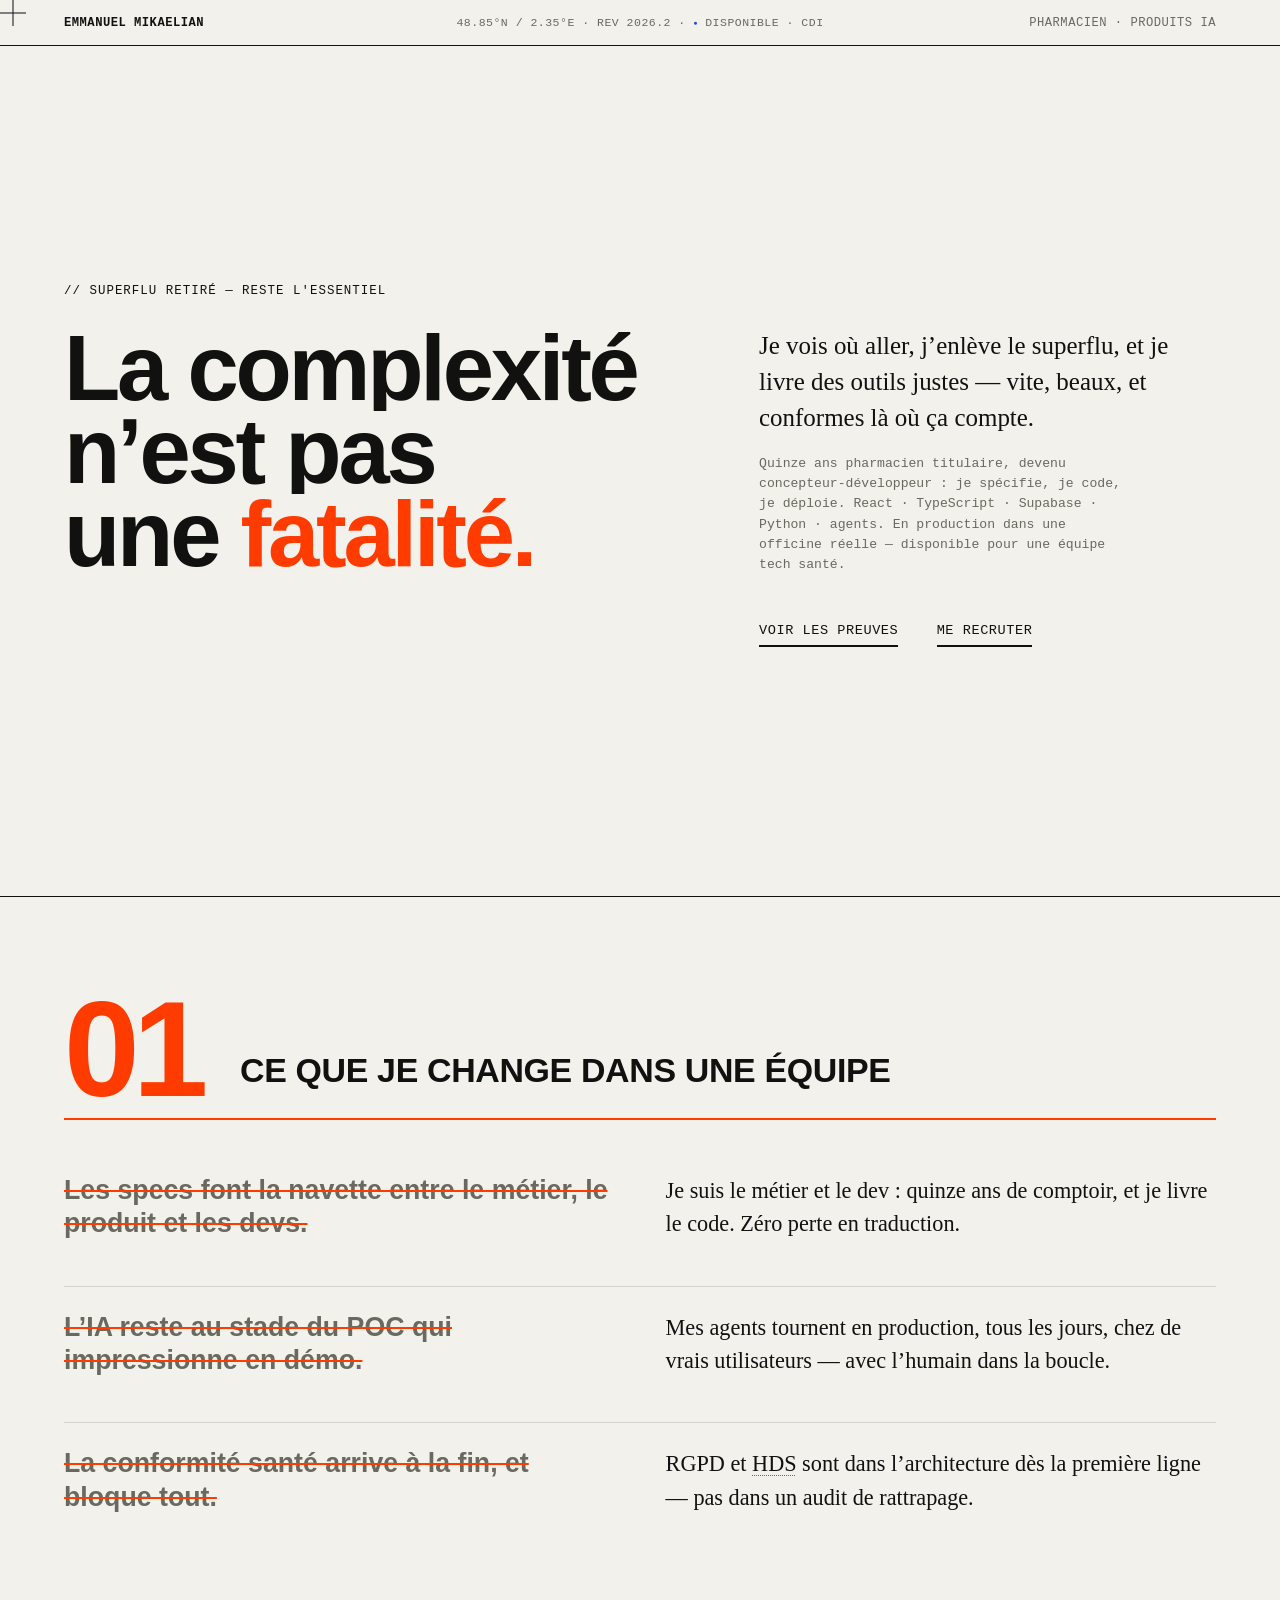
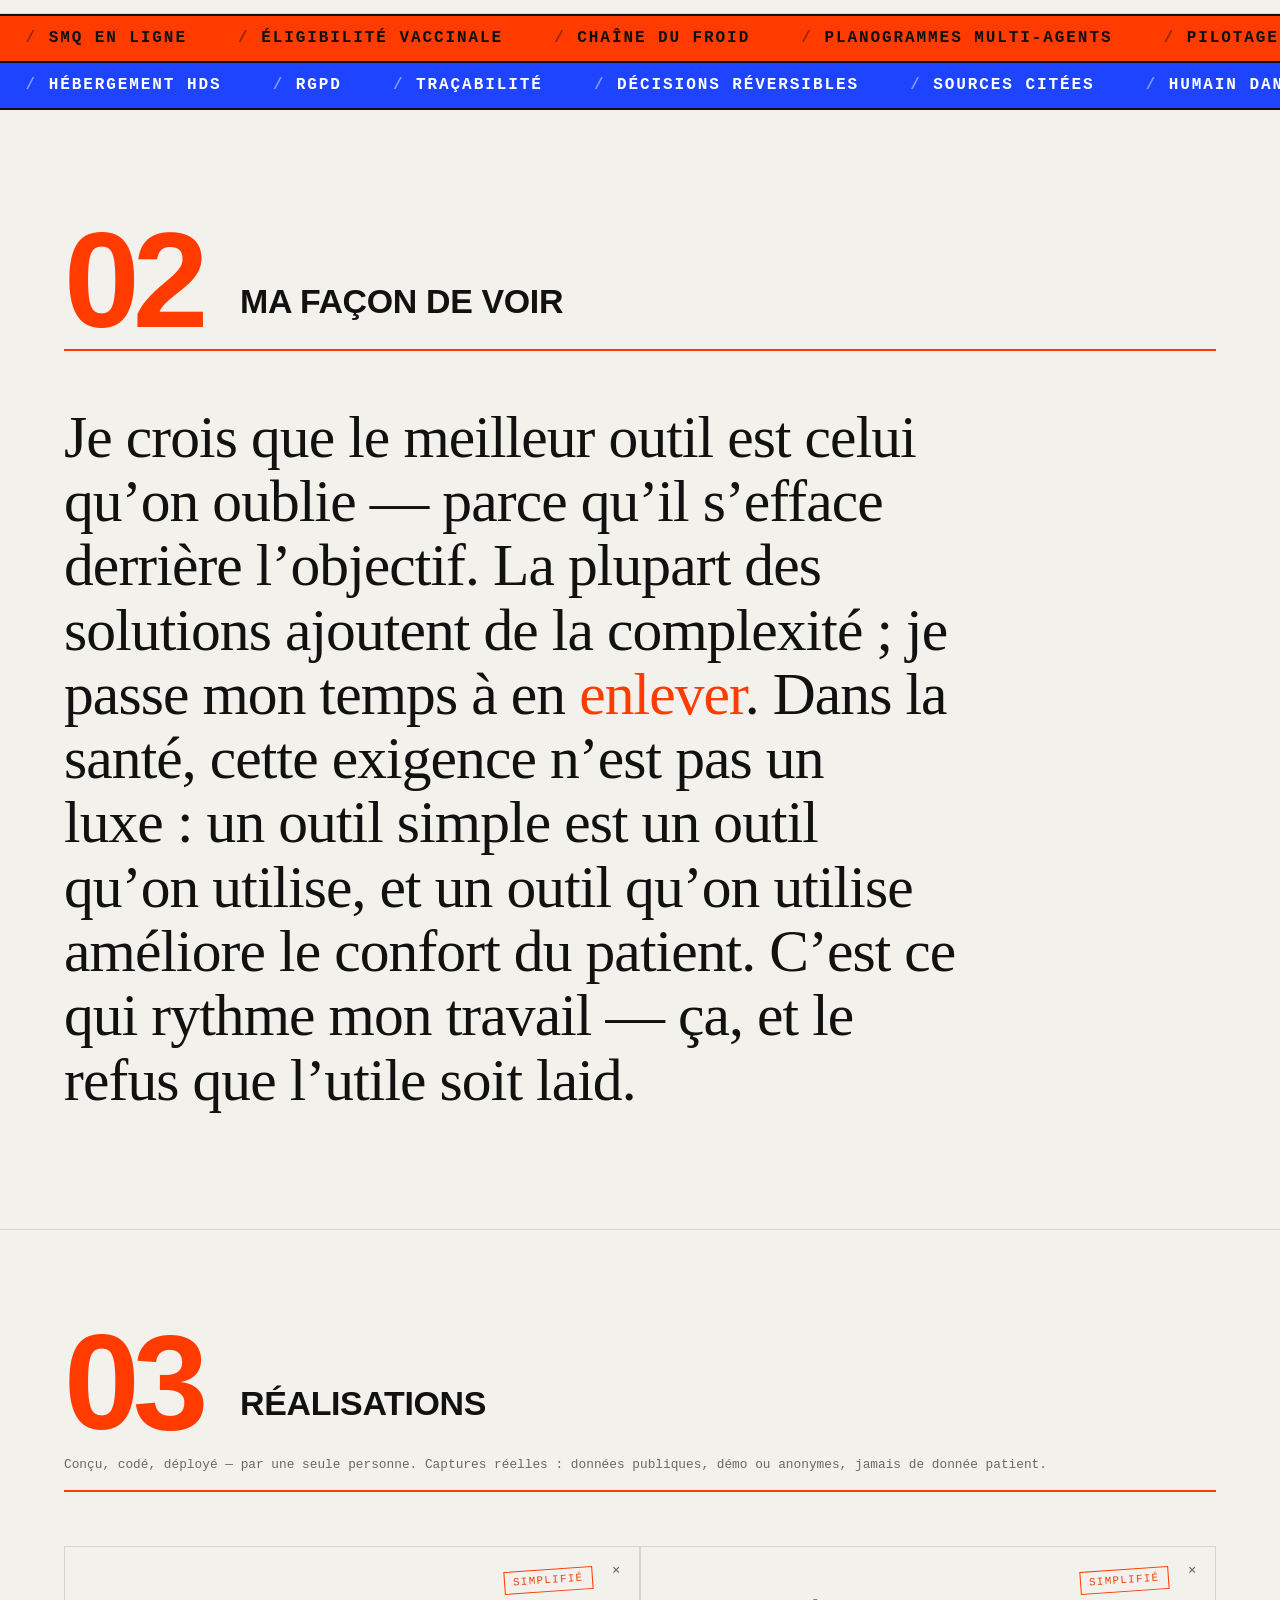
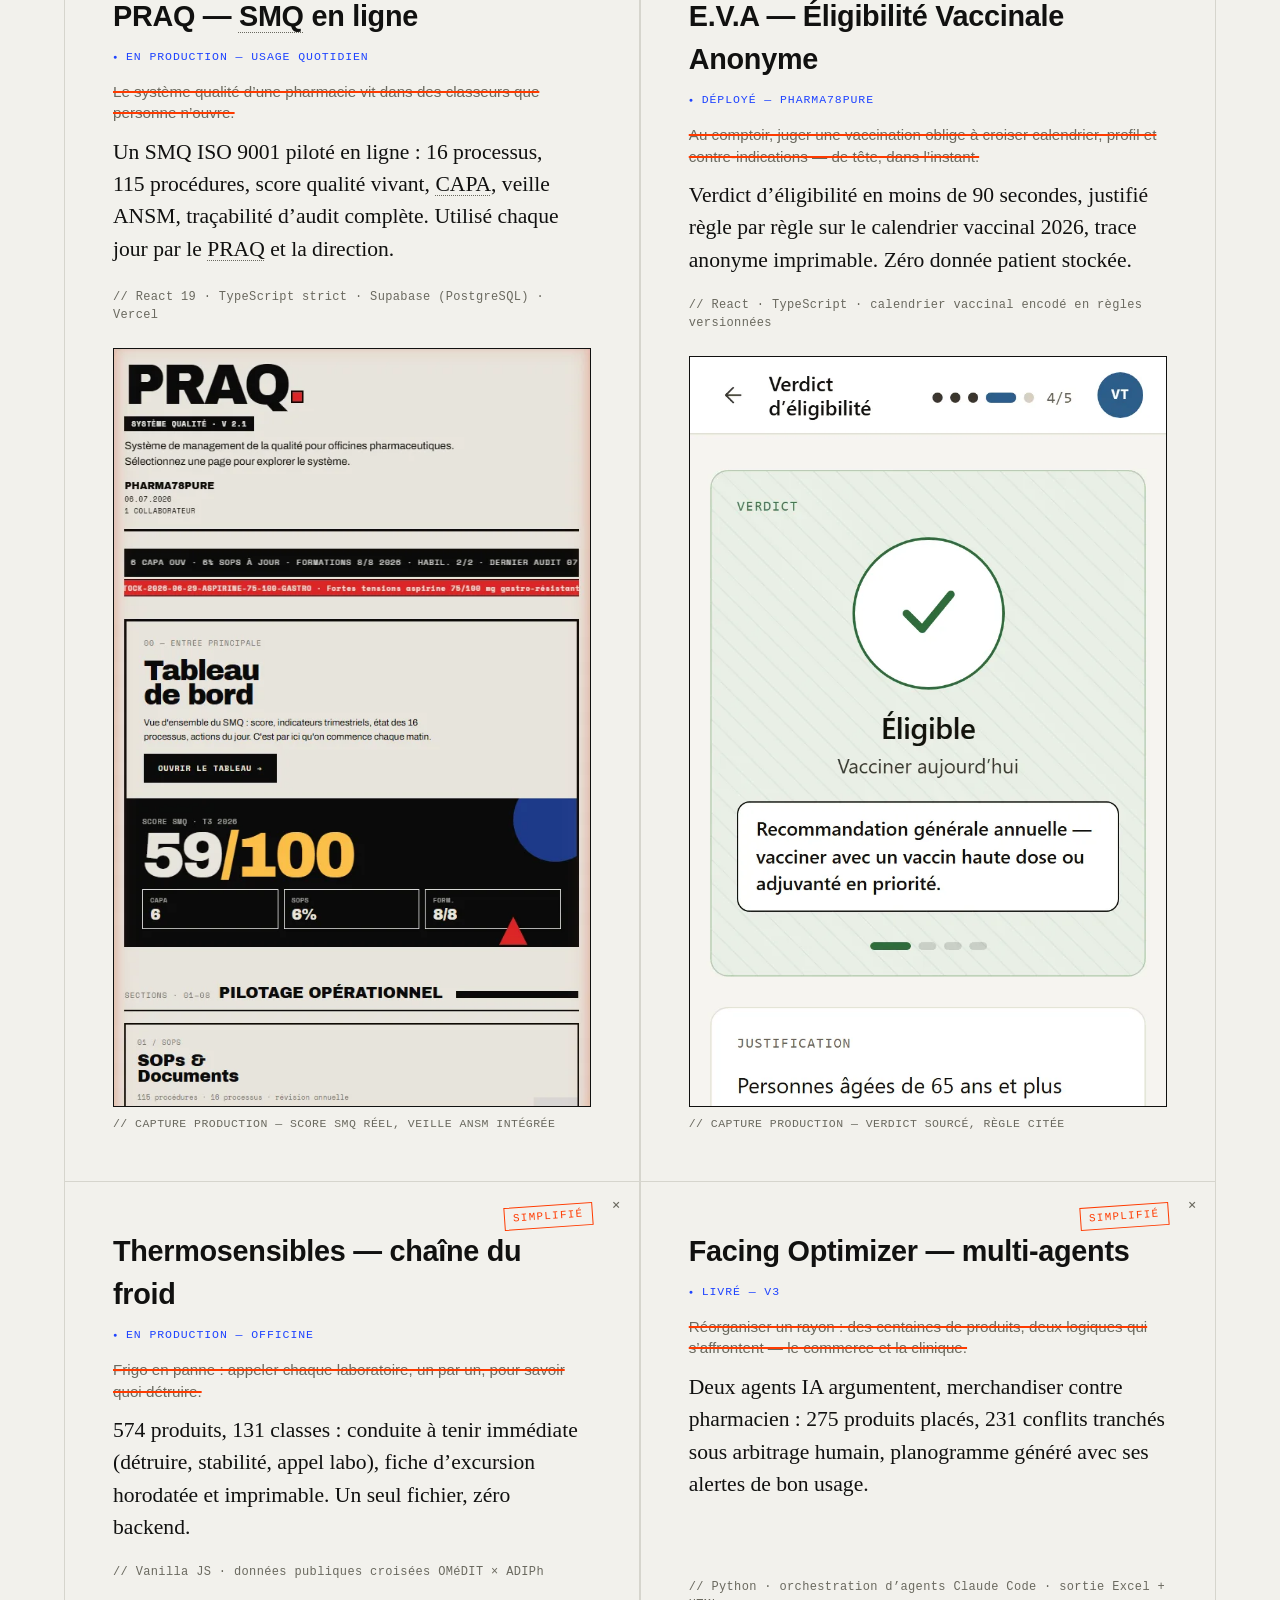
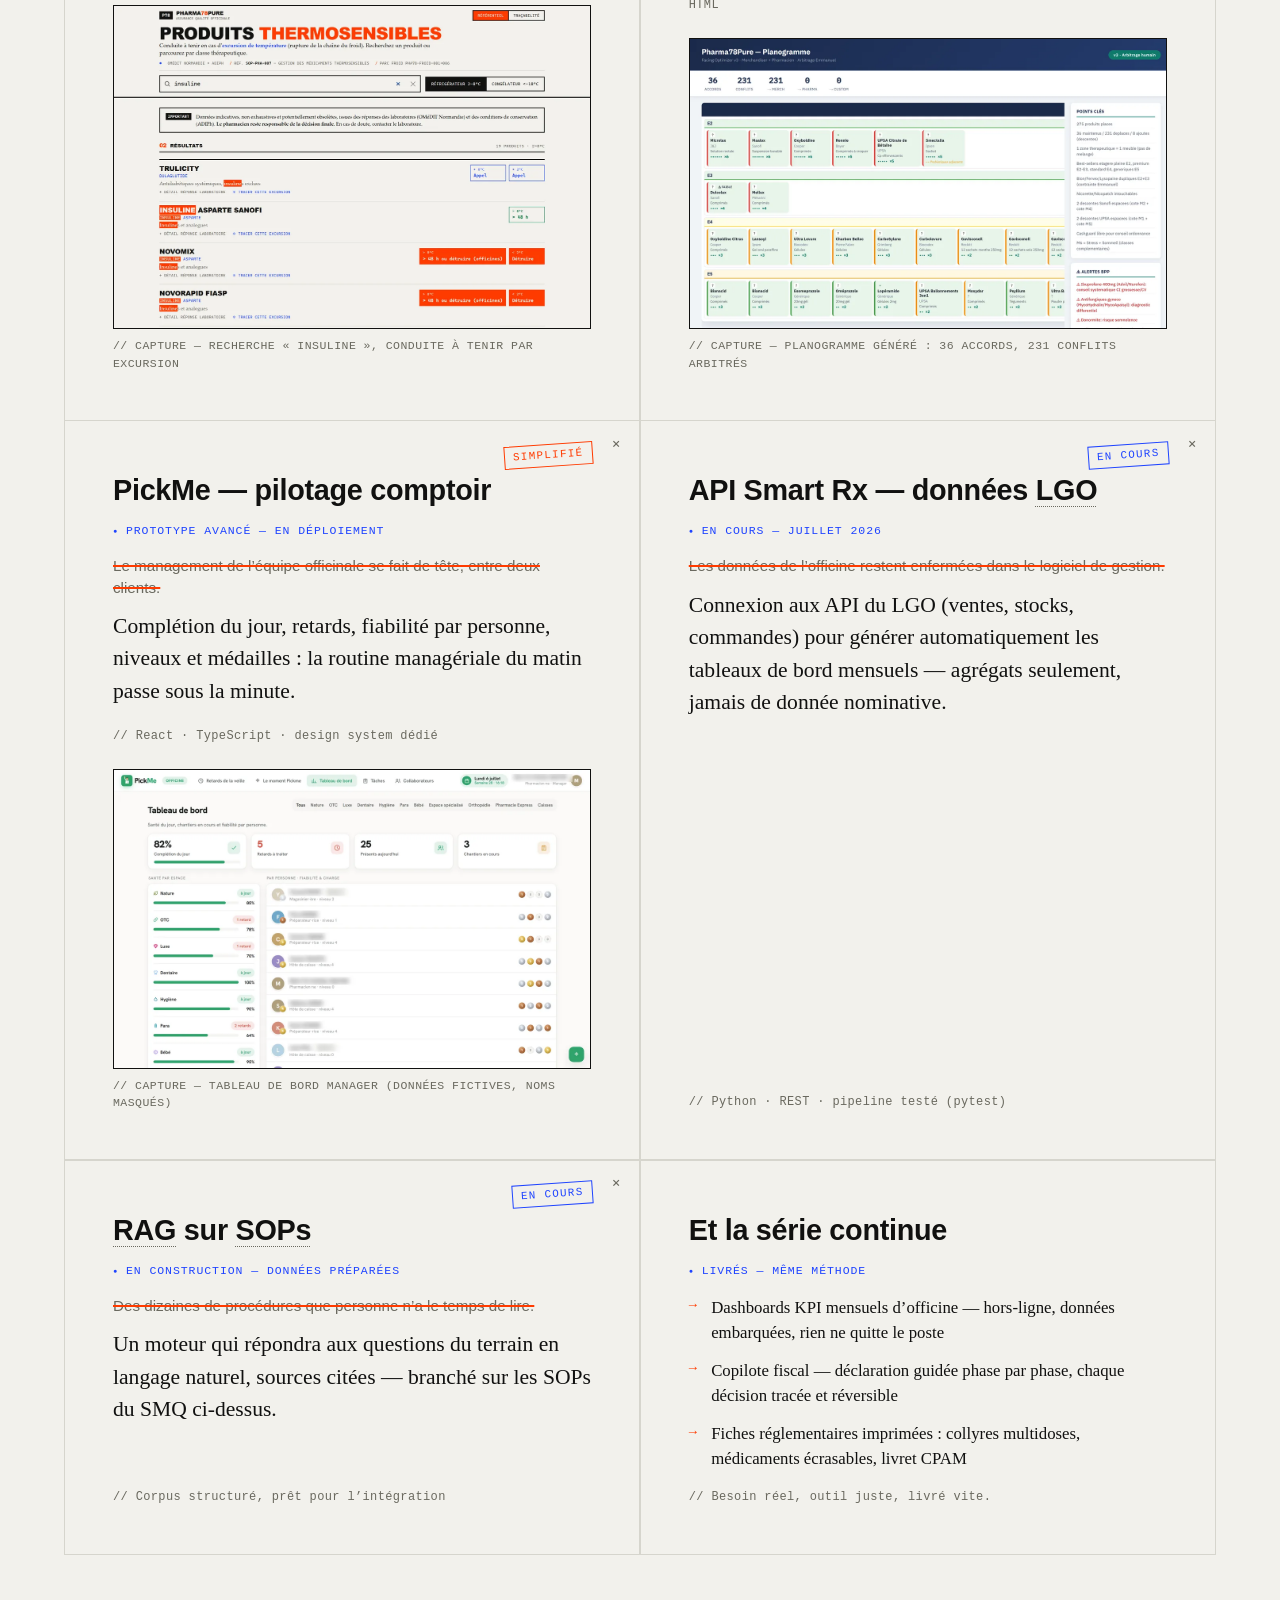
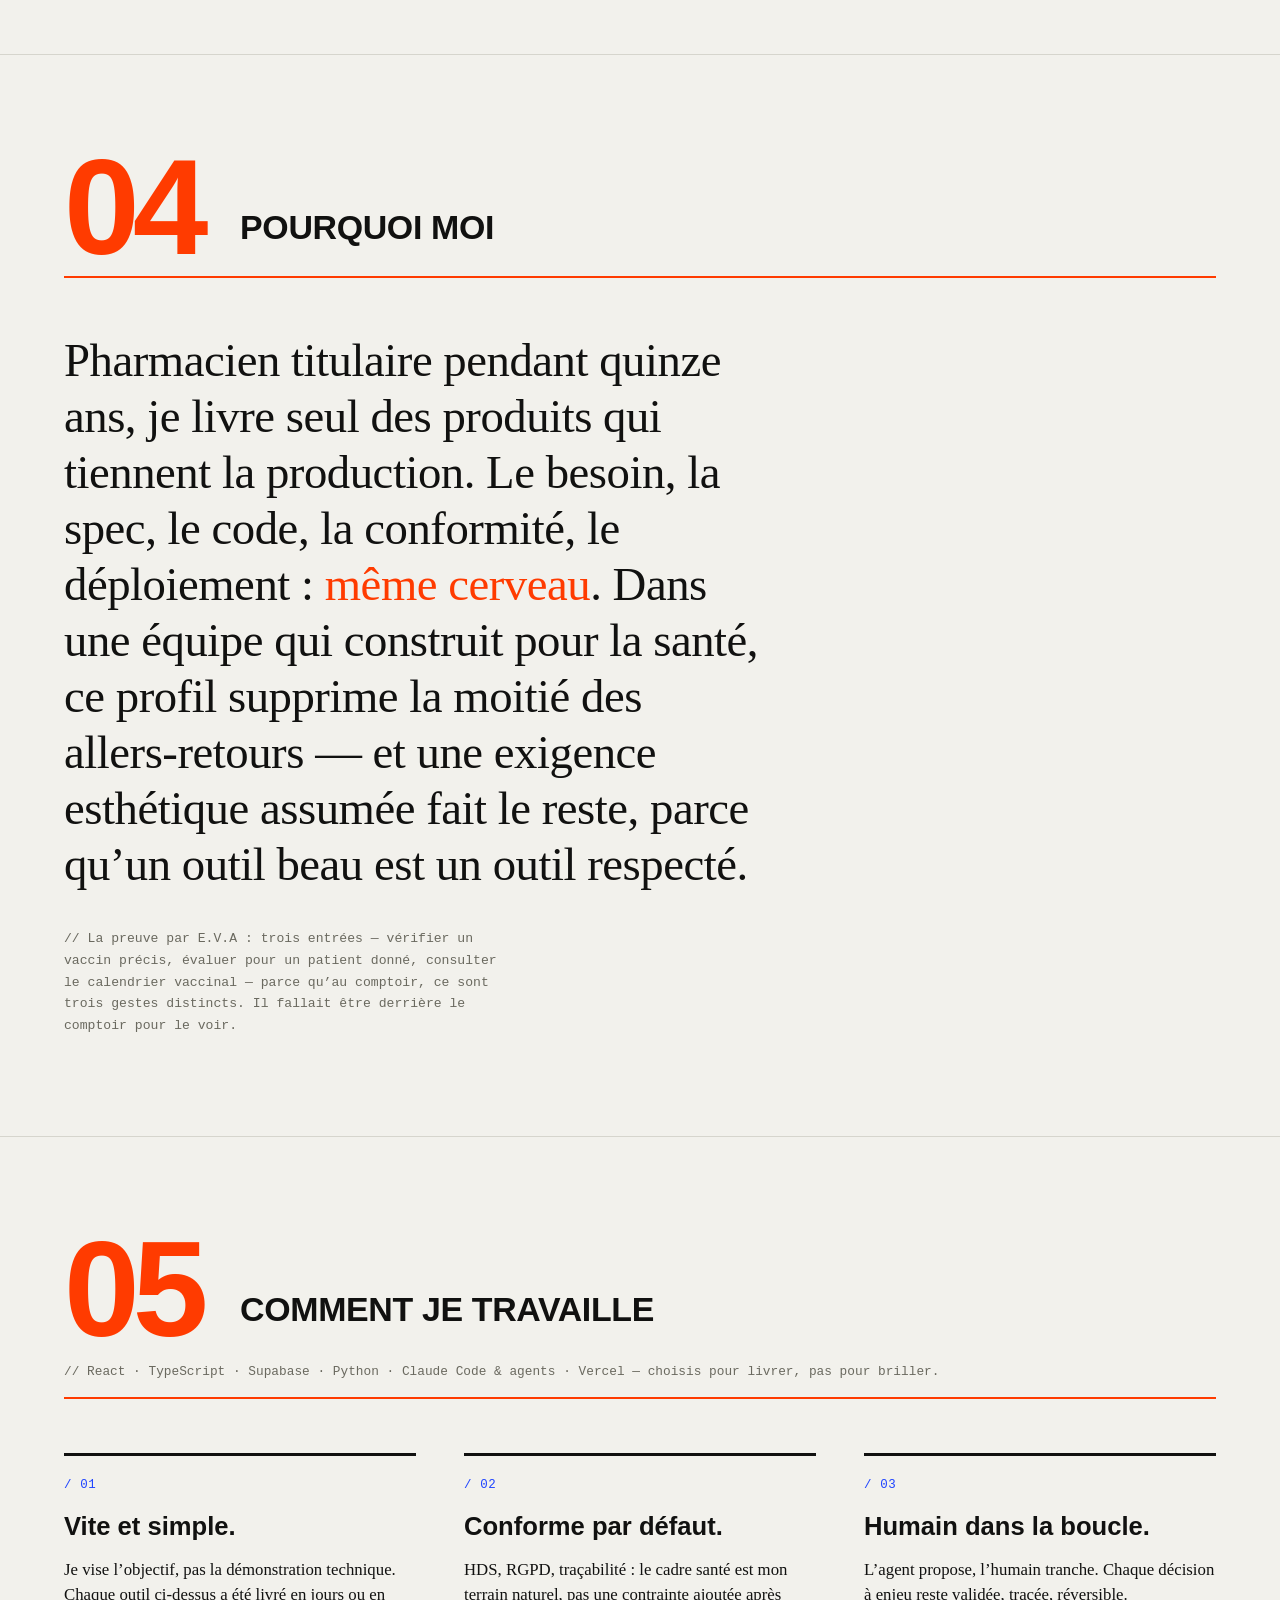
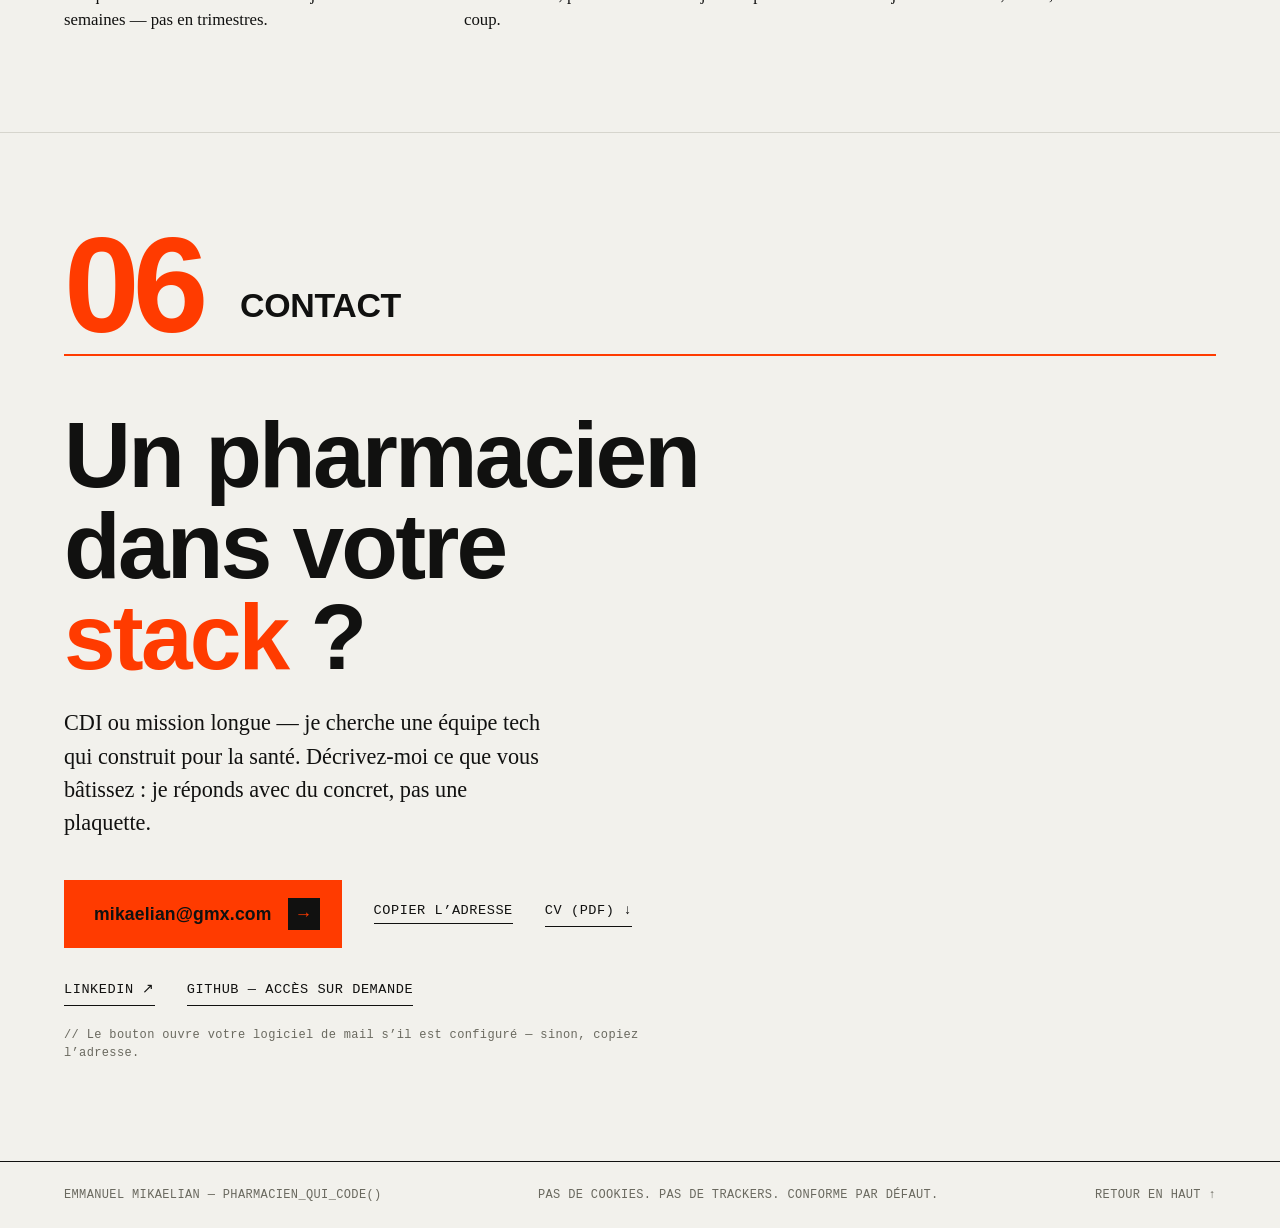
<file: index.html>
<!DOCTYPE html>
<html lang="fr">
<head>
  <meta charset="UTF-8" />
  <meta name="viewport" content="width=device-width, initial-scale=1.0" />

  <title>Emmanuel Mikaelian — Pharmacien qui code · Produits IA santé en production</title>
  <meta name="description" content="Quinze ans pharmacien titulaire. Aujourd’hui je conçois, code et déploie des produits IA utilisés chaque jour dans la santé — React, TypeScript, Supabase, Python, agents. Conforme RGPD/HDS. Disponible CDI." />
  <meta name="theme-color" content="#f2f1ec" />
  <link rel="canonical" href="https://emmanuel-mikaelian.vercel.app/" />
  <link rel="icon" href="favicon.svg" type="image/svg+xml" />
  <link rel="icon" href="/favicon.ico" sizes="32x32" />
  <link rel="manifest" href="/manifest.webmanifest" />
  <link rel="apple-touch-icon" href="touch-icon.png" />

  <!-- Open Graph -->
  <meta property="og:type" content="website" />
  <meta property="og:locale" content="fr_FR" />
  <meta property="og:url" content="https://emmanuel-mikaelian.vercel.app" />
  <meta property="og:title" content="Emmanuel Mikaelian — La complexité n’est pas une fatalité." />
  <meta property="og:description" content="Pharmacien qui code. Sept systèmes IA conçus, codés et déployés dans la santé — preuves à l’écran. Disponible CDI." />
  <meta property="og:image" content="https://emmanuel-mikaelian.vercel.app/og-image.png" />
  <meta property="og:image:width" content="1200" />
  <meta property="og:image:height" content="630" />
  <meta property="og:image:alt" content="Emmanuel Mikaelian — La complexité n’est pas une fatalité." />
  <meta name="twitter:card" content="summary_large_image" />

  <script type="application/ld+json">
  {
    "@context": "https://schema.org",
    "@type": "Person",
    "name": "Emmanuel Mikaelian",
    "jobTitle": "Pharmacien & concepteur-développeur de produits IA",
    "description": "Quinze ans pharmacien titulaire. Conçoit, code et déploie des produits IA utilisés en production dans la santé — React, TypeScript, Supabase, Python, orchestration d’agents. Conforme RGPD/HDS.",
    "url": "https://emmanuel-mikaelian.vercel.app/",
    "email": "mailto:mikaelian@gmx.com",
    "sameAs": ["https://www.linkedin.com/in/emmanuel-mikaelian/"],
    "knowsAbout": ["React", "TypeScript", "Supabase", "PostgreSQL", "Python", "Orchestration d’agents IA", "RAG", "Assurance qualité pharmaceutique", "Conformité HDS", "RGPD"]
  }
  </script>

  <link rel="stylesheet" href="style.css" />
</head>
<body>
  <a class="skip-link" href="#main">Aller au contenu</a>

  <header class="site-header">
    <span class="site-header__name">Emmanuel&nbsp;Mikaelian</span>
    <samp class="site-header__spec" aria-hidden="true">48.85°N&nbsp;/&nbsp;2.35°E · REV&nbsp;2026.2 · <span class="dot">●</span>&nbsp;DISPONIBLE&nbsp;·&nbsp;CDI</samp>
    <span class="site-header__role">Pharmacien · Produits&nbsp;IA</span>
  </header>

  <main id="main" tabindex="-1">

    <!-- ============================ HERO ============================ -->
    <section class="hero" id="top" aria-label="Introduction">
      <!-- Couche de bruit générée en JS : se dépouille au chargement -->
      <div class="hero__noise" aria-hidden="true"></div>

      <div class="hero__essence">
        <samp class="hero__status" aria-hidden="true" data-status>// SYSTÈME — RETRAIT DU SUPERFLU EN COURS</samp>

        <h1 class="hero__title">
          <span class="hero__line"><span>La complexité</span></span>
          <span class="hero__line"><span>n’est pas</span></span>
          <span class="hero__line"><span>une <em class="mark">fatalité.</em></span></span>
        </h1>

        <div class="hero__lead">
          <p class="hero__subtitle">
            Je vois où aller, j’enlève le superflu, et je livre des outils justes
            — vite, beaux, et conformes là où ça compte.
          </p>

          <p class="hero__context">
            Quinze ans pharmacien titulaire, devenu concepteur-développeur&nbsp;:
            je spécifie, je code, je déploie. React · TypeScript · Supabase ·
            Python · agents. En production dans une officine réelle —
            disponible pour une équipe tech santé.
          </p>

          <nav class="hero__links" aria-label="Accès rapides">
            <a href="#realisations" class="hero__link" data-cursor="link">Voir les preuves</a>
            <a href="#contact" class="hero__link" data-cursor="link">Me recruter</a>
          </nav>
        </div>
      </div>
    </section>

    <!-- ======================= 01 — PROBLÈMES ======================= -->
    <section class="section section--problems" id="problemes" aria-labelledby="problemes-title">
      <div class="section__head">
        <span class="section__index" aria-hidden="true">01</span>
        <h2 class="section__label" id="problemes-title">Ce que je change dans une équipe</h2>
      </div>

      <ol class="problems">
        <li class="problem">
          <p class="problem__pain"><span class="strike">Les specs font la navette entre le métier, le produit et les devs.</span></p>
          <p class="problem__fix">Je suis le métier et le dev&nbsp;: quinze ans de comptoir, et je livre le code. Zéro perte en traduction.</p>
        </li>
        <li class="problem">
          <p class="problem__pain"><span class="strike">L’IA reste au stade du POC qui impressionne en démo.</span></p>
          <p class="problem__fix">Mes agents tournent en production, tous les jours, chez de vrais utilisateurs — avec l’humain dans la boucle.</p>
        </li>
        <li class="problem">
          <p class="problem__pain"><span class="strike">La conformité santé arrive à la fin, et bloque tout.</span></p>
          <p class="problem__fix">RGPD et <abbr title="Hébergement de Données de Santé — certification française">HDS</abbr> sont dans l’architecture dès la première ligne — pas dans un audit de rattrapage.</p>
        </li>
      </ol>
    </section>

    <!-- =============== BANDEAUX — CE QUE JE LIVRE / LE CADRE ======== -->
    <!-- Substance vérifiable. Rouge = réalisations concrètes,
         bleu = le cadre santé maîtrisé. Sens & vitesses opposés. -->
    <p class="sr-only">
      Ce que je livre : SMQ qualité en ligne, éligibilité vaccinale E.V.A,
      chaîne du froid, planogrammes multi-agents, pilotage comptoir,
      pipelines API LGO, RAG sur procédures, dashboards KPI.
      Le cadre : hébergement HDS, RGPD, traçabilité, décisions réversibles,
      sources citées, humain dans la boucle — conforme par défaut.
    </p>
    <div class="strips" aria-hidden="true">
      <div class="strip strip--build">
        <div class="strip__track">
          <span>SMQ&nbsp;en&nbsp;ligne</span><span>Éligibilité&nbsp;vaccinale</span><span>Chaîne&nbsp;du&nbsp;froid</span><span>Planogrammes&nbsp;multi-agents</span><span>Pilotage&nbsp;comptoir</span><span>Pipelines&nbsp;API&nbsp;LGO</span><span>RAG&nbsp;sur&nbsp;procédures</span><span>Dashboards&nbsp;KPI</span>
          <span>SMQ&nbsp;en&nbsp;ligne</span><span>Éligibilité&nbsp;vaccinale</span><span>Chaîne&nbsp;du&nbsp;froid</span><span>Planogrammes&nbsp;multi-agents</span><span>Pilotage&nbsp;comptoir</span><span>Pipelines&nbsp;API&nbsp;LGO</span><span>RAG&nbsp;sur&nbsp;procédures</span><span>Dashboards&nbsp;KPI</span>
        </div>
      </div>
      <div class="strip strip--frame">
        <div class="strip__track">
          <span>Hébergement&nbsp;HDS</span><span>RGPD</span><span>Traçabilité</span><span>Décisions&nbsp;réversibles</span><span>Sources&nbsp;citées</span><span>Humain&nbsp;dans&nbsp;la&nbsp;boucle</span><span>Conforme&nbsp;par&nbsp;défaut</span>
          <span>Hébergement&nbsp;HDS</span><span>RGPD</span><span>Traçabilité</span><span>Décisions&nbsp;réversibles</span><span>Sources&nbsp;citées</span><span>Humain&nbsp;dans&nbsp;la&nbsp;boucle</span><span>Conforme&nbsp;par&nbsp;défaut</span>
        </div>
      </div>
    </div>

    <!-- ======================== 02 — VISION ========================= -->
    <section class="section section--vision" id="vision" aria-labelledby="vision-title">
      <div class="section__head">
        <span class="section__index" aria-hidden="true">02</span>
        <h2 class="section__label" id="vision-title">Ma façon de voir</h2>
      </div>

      <blockquote class="vision">
        Je crois que le meilleur outil est celui qu’on oublie — parce qu’il s’efface
        derrière l’objectif. La plupart des solutions ajoutent de la complexité&nbsp;;
        je passe mon temps à en <em class="mark">enlever</em>. Dans la santé, cette
        exigence n’est pas un luxe&nbsp;: un outil simple est un outil qu’on utilise,
        et un outil qu’on utilise améliore le confort du patient. C’est ce qui rythme
        mon travail — ça, et le refus que l’utile soit laid.
      </blockquote>
    </section>

    <!-- ===================== 03 — RÉALISATIONS ====================== -->
    <section class="section section--work" id="realisations" aria-labelledby="realisations-title">
      <div class="section__head">
        <span class="section__index" aria-hidden="true">03</span>
        <h2 class="section__label" id="realisations-title">Réalisations</h2>
        <p class="section__note">Conçu, codé, déployé — par une seule personne. Captures réelles&nbsp;: données publiques, démo ou anonymes, jamais de donnée patient.</p>
      </div>

      <div class="work">
        <article class="card" data-cursor="card">
          <button class="card__mark" type="button" aria-pressed="false" aria-label="Basculer entre le problème d’origine et la version simplifiée">+</button>
          <span class="card__stamp" aria-hidden="true">Simplifié</span>
          <h3 class="card__name">PRAQ — <abbr title="Système de Management de la Qualité">SMQ</abbr> en ligne</h3>
          <p class="card__status"><span aria-hidden="true">●</span> En production — usage quotidien</p>
          <p class="card__before">Le système qualité d’une pharmacie vit dans des classeurs que personne n’ouvre.</p>
          <p class="card__after">Un SMQ ISO&nbsp;9001 piloté en ligne&nbsp;: 16&nbsp;processus, 115&nbsp;procédures, score qualité vivant, <abbr title="Actions Correctives et Actions Préventives">CAPA</abbr>, veille ANSM, traçabilité d’audit complète. Utilisé chaque jour par le <abbr title="Pharmacien Responsable Assurance Qualité">PRAQ</abbr> et la direction.</p>
          <p class="card__note">// React 19 · TypeScript strict · Supabase (PostgreSQL) · Vercel</p>
          <figure class="card__shot">
            <img src="shot-praq.webp" alt="PRAQ en production — score SMQ 59/100 au T3 2026, CAPA, formations, veille ANSM en bandeau, 115 procédures sur 16 processus" loading="lazy" width="608" height="967" />
            <figcaption>// Capture production — score SMQ réel, veille ANSM intégrée</figcaption>
          </figure>
        </article>

        <article class="card" data-cursor="card">
          <button class="card__mark" type="button" aria-pressed="false" aria-label="Basculer entre le problème d’origine et la version simplifiée">+</button>
          <span class="card__stamp" aria-hidden="true">Simplifié</span>
          <h3 class="card__name">E.V.A — Éligibilité Vaccinale Anonyme</h3>
          <p class="card__status"><span aria-hidden="true">●</span> Déployé — Pharma78Pure</p>
          <p class="card__before">Au comptoir, juger une vaccination oblige à croiser calendrier, profil et contre-indications — de tête, dans l’instant.</p>
          <p class="card__after">Verdict d’éligibilité en moins de 90&nbsp;secondes, justifié règle par règle sur le calendrier vaccinal 2026, trace anonyme imprimable. Zéro donnée patient stockée.</p>
          <p class="card__note">// React · TypeScript · calendrier vaccinal encodé en règles versionnées</p>
          <figure class="card__shot">
            <img src="shot-eva.webp" alt="E.V.A en production — verdict d’éligibilité « Vacciner aujourd’hui » justifié par la règle GRIPPE-2026-E-001 du calendrier vaccinal" loading="lazy" width="750" height="1180" />
            <figcaption>// Capture production — verdict sourcé, règle citée</figcaption>
          </figure>
        </article>

        <article class="card" data-cursor="card">
          <button class="card__mark" type="button" aria-pressed="false" aria-label="Basculer entre le problème d’origine et la version simplifiée">+</button>
          <span class="card__stamp" aria-hidden="true">Simplifié</span>
          <h3 class="card__name">Thermosensibles — chaîne du froid</h3>
          <p class="card__status"><span aria-hidden="true">●</span> En production — officine</p>
          <p class="card__before">Frigo en panne&nbsp;: appeler chaque laboratoire, un par un, pour savoir quoi détruire.</p>
          <p class="card__after">574&nbsp;produits, 131&nbsp;classes&nbsp;: conduite à tenir immédiate (détruire, stabilité, appel labo), fiche d’excursion horodatée et imprimable. Un seul fichier, zéro backend.</p>
          <p class="card__note">// Vanilla JS · données publiques croisées OMéDIT × ADIPh</p>
          <figure class="card__shot">
            <img src="shot-thermo.webp" alt="Application chaîne du froid — recherche « insuline » et conduites à tenir par excursion de température : appel laboratoire, stabilité 48 h ou détruire" loading="lazy" width="1200" height="811" />
            <figcaption>// Capture — recherche «&nbsp;insuline&nbsp;», conduite à tenir par excursion</figcaption>
          </figure>
        </article>

        <article class="card" data-cursor="card">
          <button class="card__mark" type="button" aria-pressed="false" aria-label="Basculer entre le problème d’origine et la version simplifiée">+</button>
          <span class="card__stamp" aria-hidden="true">Simplifié</span>
          <h3 class="card__name">Facing Optimizer — multi-agents</h3>
          <p class="card__status"><span aria-hidden="true">●</span> Livré — v3</p>
          <p class="card__before">Réorganiser un rayon&nbsp;: des centaines de produits, deux logiques qui s’affrontent — le commerce et la clinique.</p>
          <p class="card__after">Deux agents IA argumentent, merchandiser contre pharmacien&nbsp;: 275&nbsp;produits placés, 231&nbsp;conflits tranchés sous arbitrage humain, planogramme généré avec ses alertes de bon usage.</p>
          <p class="card__note">// Python · orchestration d’agents Claude Code · sortie Excel + HTML</p>
          <figure class="card__shot">
            <img src="shot-plano.webp" alt="Planogramme généré par Facing Optimizer v3 — étagères E2 à E5 avec facings par produit, points clés et alertes de bon usage pharmaceutique" loading="lazy" width="1200" height="730" />
            <figcaption>// Capture — planogramme généré&nbsp;: 36 accords, 231 conflits arbitrés</figcaption>
          </figure>
        </article>

        <article class="card" data-cursor="card">
          <button class="card__mark" type="button" aria-pressed="false" aria-label="Basculer entre le problème d’origine et la version simplifiée">+</button>
          <span class="card__stamp" aria-hidden="true">Simplifié</span>
          <h3 class="card__name">PickMe — pilotage comptoir</h3>
          <p class="card__status"><span aria-hidden="true">●</span> Prototype avancé — en déploiement</p>
          <p class="card__before">Le management de l’équipe officinale se fait de tête, entre deux clients.</p>
          <p class="card__after">Complétion du jour, retards, fiabilité par personne, niveaux et médailles&nbsp;: la routine managériale du matin passe sous la minute.</p>
          <p class="card__note">// React · TypeScript · design system dédié</p>
          <figure class="card__shot">
            <img src="shot-pickme.webp" alt="Tableau de bord manager PickMe — complétion du jour 82 %, retards, santé par espace de vente et fiabilité par personne (données fictives, noms masqués)" loading="lazy" width="1200" height="750" />
            <figcaption>// Capture — tableau de bord manager (données fictives, noms masqués)</figcaption>
          </figure>
        </article>

        <article class="card card--wip" data-cursor="card">
          <button class="card__mark" type="button" aria-pressed="false" aria-label="Basculer entre le problème d’origine et la version simplifiée">+</button>
          <span class="card__stamp" aria-hidden="true">En cours</span>
          <h3 class="card__name">API Smart&nbsp;Rx — données <abbr title="Logiciel de Gestion d’Officine">LGO</abbr></h3>
          <p class="card__status"><span aria-hidden="true">●</span> En cours — juillet 2026</p>
          <p class="card__before">Les données de l’officine restent enfermées dans le logiciel de gestion.</p>
          <p class="card__after">Connexion aux API du LGO (ventes, stocks, commandes) pour générer automatiquement les tableaux de bord mensuels — agrégats seulement, jamais de donnée nominative.</p>
          <p class="card__note">// Python · REST · pipeline testé (pytest)</p>
        </article>

        <article class="card card--wip" data-cursor="card">
          <button class="card__mark" type="button" aria-pressed="false" aria-label="Basculer entre le problème d’origine et la version simplifiée">+</button>
          <span class="card__stamp" aria-hidden="true">En cours</span>
          <h3 class="card__name"><abbr title="Retrieval-Augmented Generation — génération augmentée par recherche documentaire">RAG</abbr> sur <abbr title="Standard Operating Procedures — procédures opératoires normalisées">SOPs</abbr></h3>
          <p class="card__status"><span aria-hidden="true">●</span> En construction — données préparées</p>
          <p class="card__before">Des dizaines de procédures que personne n’a le temps de lire.</p>
          <p class="card__after">Un moteur qui répondra aux questions du terrain en langage naturel, sources citées — branché sur les SOPs du SMQ ci-dessus.</p>
          <p class="card__note">// Corpus structuré, prêt pour l’intégration</p>
        </article>

        <article class="card card--more">
          <h3 class="card__name">Et la série continue</h3>
          <p class="card__status"><span aria-hidden="true">●</span> Livrés — même méthode</p>
          <ul class="card__list">
            <li>Dashboards KPI mensuels d’officine — hors-ligne, données embarquées, rien ne quitte le poste</li>
            <li>Copilote fiscal — déclaration guidée phase par phase, chaque décision tracée et réversible</li>
            <li>Fiches réglementaires imprimées&nbsp;: collyres multidoses, médicaments écrasables, livret CPAM</li>
          </ul>
          <p class="card__note">// Besoin réel, outil juste, livré vite.</p>
        </article>
      </div>
    </section>

    <!-- ====================== 04 — POURQUOI MOI ===================== -->
    <section class="section section--why" id="pourquoi" aria-labelledby="pourquoi-title">
      <div class="section__head">
        <span class="section__index" aria-hidden="true">04</span>
        <h2 class="section__label" id="pourquoi-title">Pourquoi moi</h2>
      </div>

      <p class="why">
        Pharmacien titulaire pendant quinze ans, je livre seul des produits
        qui tiennent la production. Le besoin, la spec, le code, la conformité,
        le déploiement&nbsp;: <em class="mark">même cerveau</em>. Dans une équipe
        qui construit pour la santé, ce profil supprime la moitié des
        allers-retours — et une exigence esthétique assumée fait le reste,
        parce qu’un outil beau est un outil respecté.
      </p>

      <p class="why__proof">
        // La preuve par E.V.A&nbsp;: trois entrées — vérifier un vaccin précis,
        évaluer pour un patient donné, consulter le calendrier vaccinal — parce
        qu’au comptoir, ce sont trois gestes distincts. Il fallait être derrière
        le comptoir pour le voir.
      </p>
    </section>

    <!-- ====================== 05 — MÉTHODE ========================== -->
    <section class="section section--method" id="methode" aria-labelledby="methode-title">
      <div class="section__head">
        <span class="section__index" aria-hidden="true">05</span>
        <h2 class="section__label" id="methode-title">Comment je travaille</h2>
        <p class="section__note">// React · TypeScript · Supabase · Python · Claude Code &amp; agents · Vercel — choisis pour livrer, pas pour briller.</p>
      </div>

      <div class="method">
        <div class="principle">
          <span class="principle__id" aria-hidden="true">/ 01</span>
          <h3 class="principle__title">Vite et simple.</h3>
          <p class="principle__body">Je vise l’objectif, pas la démonstration technique. Chaque outil ci-dessus a été livré en jours ou en semaines — pas en trimestres.</p>
        </div>
        <div class="principle">
          <span class="principle__id" aria-hidden="true">/ 02</span>
          <h3 class="principle__title">Conforme par défaut.</h3>
          <p class="principle__body">HDS, RGPD, traçabilité&nbsp;: le cadre santé est mon terrain naturel, pas une contrainte ajoutée après coup.</p>
        </div>
        <div class="principle">
          <span class="principle__id" aria-hidden="true">/ 03</span>
          <h3 class="principle__title">Humain dans la boucle.</h3>
          <p class="principle__body">L’agent propose, l’humain tranche. Chaque décision à enjeu reste validée, tracée, réversible.</p>
        </div>
      </div>
    </section>

    <!-- ========================= 06 — CTA =========================== -->
    <section class="section section--cta" id="contact" aria-labelledby="cta-title">
      <div class="section__head">
        <span class="section__index" aria-hidden="true">06</span>
        <h2 class="section__label" id="cta-title">Contact</h2>
      </div>

      <div class="cta">
        <h3 class="cta__title">Un pharmacien dans votre <em class="mark">stack</em>&nbsp;?</h3>
        <p class="cta__text">
          CDI ou mission longue — je cherche une équipe tech qui construit pour
          la santé. Décrivez-moi ce que vous bâtissez&nbsp;: je réponds avec du
          concret, pas une plaquette.
        </p>
        <div class="cta__actions">
          <a class="cta__button" href="mailto:mikaelian@gmx.com?subject=Recrutement%20%E2%80%94%20pharmacien%20qui%20code" data-cursor="link">
            <span>mikaelian@gmx.com</span>
            <span class="cta__button-mark" aria-hidden="true">→</span>
          </a>
          <button class="cta__secondary cta__copy" type="button" data-copy-email data-cursor="link">Copier l’adresse</button>
          <a class="cta__secondary" href="cv.pdf" target="_blank" rel="noopener" data-cursor="link">CV (PDF) ↓</a>
          <a class="cta__secondary" href="https://www.linkedin.com/in/emmanuel-mikaelian/" target="_blank" rel="noopener noreferrer" data-cursor="link">LinkedIn ↗</a>
          <a class="cta__secondary" href="mailto:mikaelian@gmx.com?subject=Acc%C3%A8s%20au%20code%20%28GitHub%29" data-cursor="link">GitHub — accès sur demande</a>
        </div>
        <p class="cta__note">// Le bouton ouvre votre logiciel de mail s’il est configuré — sinon, copiez l’adresse.</p>
      </div>
    </section>
  </main>

  <footer class="site-footer">
    <span>Emmanuel Mikaelian — pharmacien_qui_code()</span>
    <span>Pas de cookies. Pas de trackers. Conforme par défaut.</span>
    <a href="#top" data-cursor="link">Retour en haut ↑</a>
  </footer>

  <!-- Texture analogique + curseur crosshair (activés en JS, désactivés si reduced-motion) -->
  <div class="grain" aria-hidden="true"></div>
  <div class="cursor" aria-hidden="true" data-cursor-el hidden></div>

  <script src="script.js"></script>
</body>
</html>
</file>
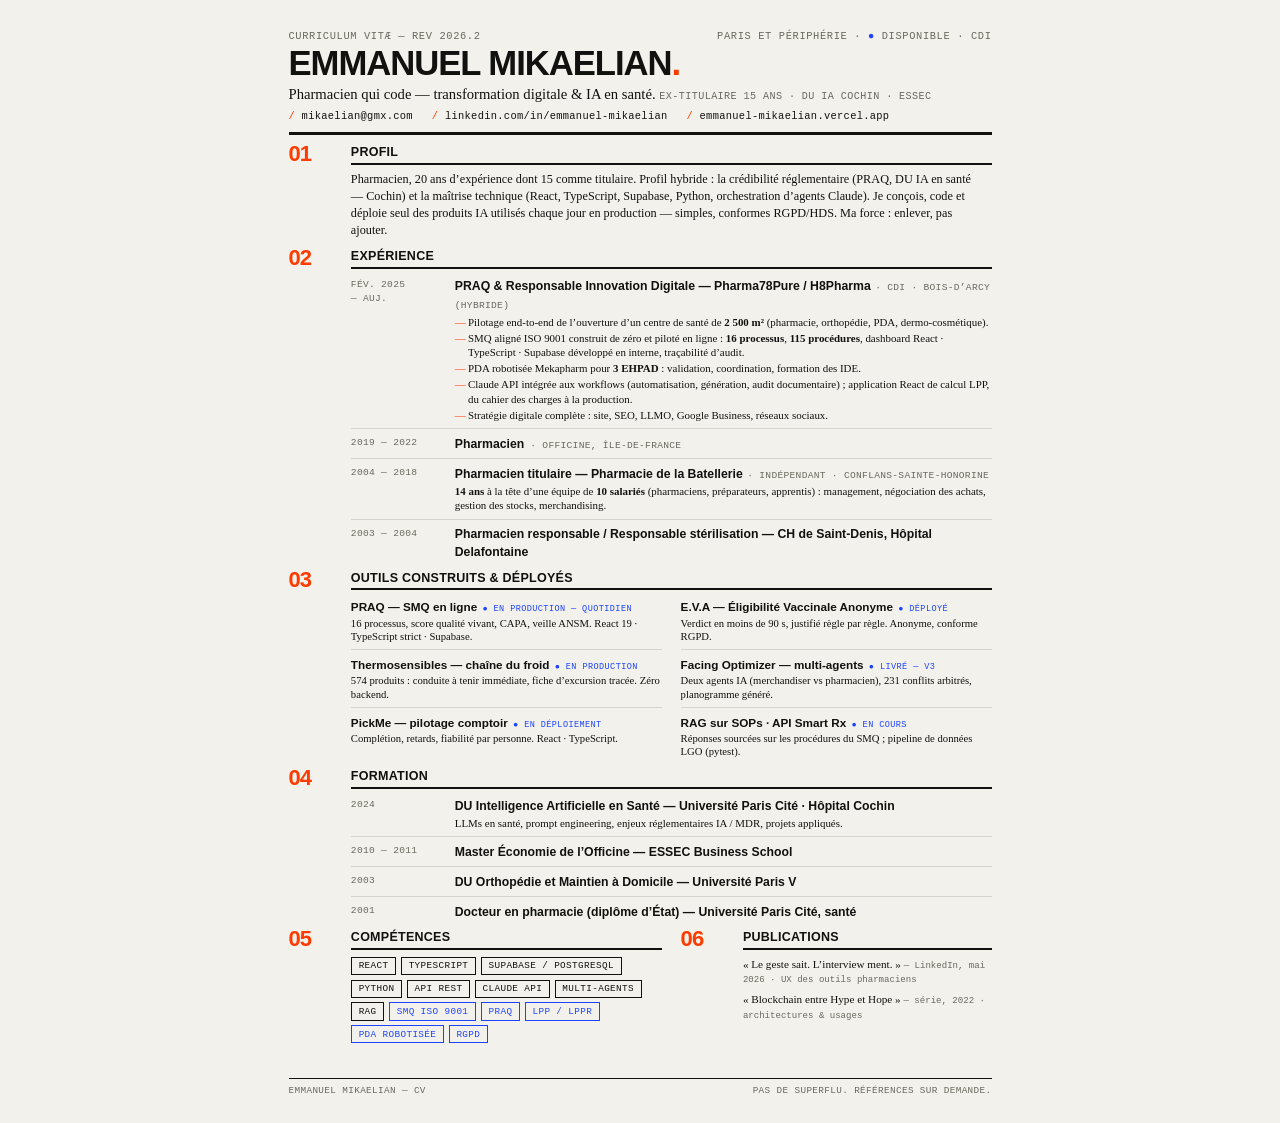
<file: cv.html>
<!DOCTYPE html>
<html lang="fr">
<head>
<meta charset="UTF-8" />
<meta name="viewport" content="width=device-width, initial-scale=1.0" />
<title>CV — Emmanuel Mikaelian</title>
<meta name="robots" content="noindex" />
<style>
  /* ============================================================
     CV — Emmanuel Mikaelian. Brutalisme Bauhaus print, A4 (1 page).
     Mêmes tokens que la landing.
     ============================================================ */
  :root {
    --paper:  #f2f1ec;
    --ink:    #111110;
    --muted:  #6a695f;
    --line:   #d6d5cd;
    --accent: #ff3b00;
    --blue:   #1f44ff;
    --grotesk: "Helvetica Neue", Helvetica, Arial, "Segoe UI", system-ui, sans-serif;
    --serif: "Iowan Old Style", "Palatino Linotype", Palatino, Georgia, serif;
    --mono: ui-monospace, "SF Mono", "Cascadia Mono", Consolas, monospace;
    --rule: 1.5px;
  }
  * { margin: 0; box-sizing: border-box; }
  @page { size: A4; margin: 0; }
  html, body { background: var(--paper); color: var(--ink); }
  body { font-family: var(--grotesk); -webkit-print-color-adjust: exact; print-color-adjust: exact; }

  .page {
    width: 210mm;
    height: 297mm;
    margin: 0 auto;
    padding: 8mm 12mm 7mm;
    display: flex;
    flex-direction: column;
    gap: 2.7mm;
    position: relative;
    overflow: hidden;
  }

  .todo { background: var(--accent); color: var(--paper); font-family: var(--mono); font-size: .8em; padding: 0 .35em; }

  /* ---- Tête ---- */
  .head { border-bottom: 3px solid var(--ink); padding-bottom: 2.5mm; }
  .head__top {
    display: flex; justify-content: space-between; align-items: baseline;
    font-family: var(--mono); font-size: 7.8pt; text-transform: uppercase;
    letter-spacing: .06em; color: var(--muted); margin-bottom: 1.5mm;
  }
  .head__top .dot { color: var(--blue); }
  h1 { font-size: 26pt; line-height: .92; letter-spacing: -0.03em; font-weight: 800; text-transform: uppercase; }
  h1 .mark { color: var(--accent); }
  .head__role {
    margin-top: 1.5mm;
    font-family: var(--serif); font-size: 11pt; line-height: 1.3;
  }
  .head__role samp { font-family: var(--mono); font-size: 7.6pt; color: var(--muted); text-transform: uppercase; letter-spacing: .04em; }
  .head__contact {
    margin-top: 1.5mm;
    display: flex; flex-wrap: wrap; gap: 1mm 5mm;
    font-family: var(--mono); font-size: 7.8pt; letter-spacing: .03em;
  }
  .head__contact span::before { content: "/ "; color: var(--accent); }

  /* ---- Sections ---- */
  section { display: grid; grid-template-columns: 12mm 1fr; gap: 0 4.5mm; }
  .idx {
    font-size: 16.5pt; font-weight: 800; letter-spacing: -0.04em;
    color: var(--accent); line-height: .85;
  }
  .sec__label {
    font-size: 9.4pt; font-weight: 800; text-transform: uppercase;
    letter-spacing: .02em; border-bottom: 2px solid var(--ink);
    padding-bottom: 1mm; margin-bottom: 1.8mm;
  }
  .sec__body { grid-column: 2; }

  /* Profil */
  .profil { font-family: var(--serif); font-size: 9.2pt; line-height: 1.38; max-width: 168mm; }

  /* Expérience */
  .xp { display: grid; gap: 1.6mm; }
  .xp__row { display: grid; grid-template-columns: 24mm 1fr; gap: 3.5mm; border-top: var(--rule) solid var(--line); padding-top: 1.3mm; }
  .xp__row:first-child { border-top: none; padding-top: 0; }
  .xp__when { font-family: var(--mono); font-size: 7.2pt; text-transform: uppercase; letter-spacing: .03em; color: var(--muted); padding-top: .6mm; line-height: 1.4; }
  .xp__what strong { font-size: 9.2pt; font-weight: 800; }
  .xp__what em { font-style: normal; font-family: var(--mono); font-size: 7.2pt; color: var(--muted); text-transform: uppercase; letter-spacing: .03em; }
  .xp__what p, .xp__what li { font-family: var(--serif); font-size: 8.2pt; line-height: 1.3; }
  .xp__what p { margin-top: .6mm; }
  .xp__what ul { margin: .8mm 0 0; padding-left: 3.5mm; list-style: none; }
  .xp__what li { position: relative; margin-top: .5mm; }
  .xp__what li::before { content: "—"; position: absolute; left: -3.5mm; color: var(--accent); }
  .num { font-weight: 700; font-variant-numeric: tabular-nums; }

  /* Outils */
  .tools { display: grid; grid-template-columns: 1fr 1fr; gap: 1.6mm 5mm; }
  .tool { border-top: var(--rule) solid var(--line); padding-top: 1.2mm; }
  .tool:nth-child(-n+2) { border-top: none; padding-top: 0; }
  .tool__name { font-size: 8.8pt; font-weight: 800; display: inline; }
  .tool__status { font-family: var(--mono); font-size: 6.4pt; text-transform: uppercase; letter-spacing: .05em; color: var(--blue); margin-left: 1.4mm; white-space: nowrap; }
  .tool p { font-family: var(--serif); font-size: 8pt; line-height: 1.25; margin-top: .4mm; }

  /* Compétences + publications */
  .duo { display: grid; grid-template-columns: 1.2fr 1fr; gap: 5mm; }
  .skills { display: flex; flex-wrap: wrap; gap: 1.2mm; }
  .skills span {
    font-family: var(--mono); font-size: 7pt; text-transform: uppercase;
    letter-spacing: .04em; border: var(--rule) solid var(--ink);
    padding: .7mm 1.8mm;
  }
  .skills span.fr { border-color: var(--blue); color: var(--blue); }
  .pubs { display: grid; gap: 1.5mm; }
  .pub { font-family: var(--serif); font-size: 8.4pt; line-height: 1.3; }
  .pub samp { font-family: var(--mono); font-size: 6.8pt; color: var(--muted); }

  /* Pied */
  .foot {
    margin-top: auto;
    border-top: var(--rule) solid var(--ink);
    padding-top: 1.5mm;
    display: flex; justify-content: space-between;
    font-family: var(--mono); font-size: 7pt;
    text-transform: uppercase; letter-spacing: .04em; color: var(--muted);
  }
</style>
</head>
<body>
<div class="page">

  <header class="head">
    <div class="head__top">
      <span>Curriculum vitæ — REV 2026.2</span>
      <span>Paris et périphérie · <span class="dot">●</span> Disponible · CDI</span>
    </div>
    <h1>Emmanuel Mikaelian<span class="mark">.</span></h1>
    <p class="head__role">Pharmacien qui code — transformation digitale &amp; IA en santé.
      <samp>Ex-titulaire 15 ans · DU IA Cochin · ESSEC</samp></p>
    <div class="head__contact">
      <span>mikaelian@gmx.com</span>
      <span>linkedin.com/in/emmanuel-mikaelian</span>
      <span>emmanuel-mikaelian.vercel.app</span>
    </div>
  </header>

  <section>
    <span class="idx">01</span>
    <div class="sec__body">
      <h2 class="sec__label">Profil</h2>
      <p class="profil">
        Pharmacien, 20 ans d’expérience dont 15 comme titulaire. Profil hybride&nbsp;:
        la crédibilité réglementaire (PRAQ, DU IA en santé — Cochin) et la maîtrise
        technique (React, TypeScript, Supabase, Python, orchestration d’agents Claude).
        Je conçois, code et déploie seul des produits IA utilisés chaque jour en
        production — simples, conformes RGPD/HDS. Ma force&nbsp;: enlever, pas ajouter.
      </p>
    </div>
  </section>

  <section>
    <span class="idx">02</span>
    <div class="sec__body">
      <h2 class="sec__label">Expérience</h2>
      <div class="xp">
        <div class="xp__row">
          <span class="xp__when">Fév. 2025<br />— auj.</span>
          <div class="xp__what">
            <strong>PRAQ &amp; Responsable Innovation Digitale — Pharma78Pure / H8Pharma</strong>
            <em> · CDI · Bois-d’Arcy (hybride)</em>
            <ul>
              <li>Pilotage end-to-end de l’ouverture d’un centre de santé de <span class="num">2 500 m²</span> (pharmacie, orthopédie, PDA, dermo-cosmétique).</li>
              <li>SMQ aligné ISO 9001 construit de zéro et piloté en ligne&nbsp;: <span class="num">16 processus</span>, <span class="num">115 procédures</span>, dashboard React · TypeScript · Supabase développé en interne, traçabilité d’audit.</li>
              <li>PDA robotisée Mekapharm pour <span class="num">3 EHPAD</span>&nbsp;: validation, coordination, formation des IDE.</li>
              <li>Claude API intégrée aux workflows (automatisation, génération, audit documentaire)&nbsp;; application React de calcul LPP, du cahier des charges à la production.</li>
              <li>Stratégie digitale complète&nbsp;: site, SEO, LLMO, Google Business, réseaux sociaux.</li>
            </ul>
          </div>
        </div>
        <div class="xp__row">
          <span class="xp__when">2019 — 2022</span>
          <div class="xp__what">
            <strong>Pharmacien</strong><em> · officine, Île-de-France</em>
          </div>
        </div>
        <div class="xp__row">
          <span class="xp__when">2004 — 2018</span>
          <div class="xp__what">
            <strong>Pharmacien titulaire — Pharmacie de la Batellerie</strong>
            <em> · indépendant · Conflans-Sainte-Honorine</em>
            <p><span class="num">14 ans</span> à la tête d’une équipe de <span class="num">10 salariés</span> (pharmaciens, préparateurs, apprentis)&nbsp;: management, négociation des achats, gestion des stocks, merchandising.</p>
          </div>
        </div>
        <div class="xp__row">
          <span class="xp__when">2003 — 2004</span>
          <div class="xp__what">
            <strong>Pharmacien responsable / Responsable stérilisation — CH de Saint-Denis, Hôpital Delafontaine</strong>
          </div>
        </div>
      </div>
    </div>
  </section>

  <section>
    <span class="idx">03</span>
    <div class="sec__body">
      <h2 class="sec__label">Outils construits &amp; déployés</h2>
      <div class="tools">
        <div class="tool">
          <h3 class="tool__name">PRAQ — SMQ en ligne</h3><span class="tool__status">● En production — quotidien</span>
          <p>16 processus, score qualité vivant, CAPA, veille ANSM. React 19 · TypeScript strict · Supabase.</p>
        </div>
        <div class="tool">
          <h3 class="tool__name">E.V.A — Éligibilité Vaccinale Anonyme</h3><span class="tool__status">● Déployé</span>
          <p>Verdict en moins de 90 s, justifié règle par règle. Anonyme, conforme RGPD.</p>
        </div>
        <div class="tool">
          <h3 class="tool__name">Thermosensibles — chaîne du froid</h3><span class="tool__status">● En production</span>
          <p>574 produits&nbsp;: conduite à tenir immédiate, fiche d’excursion tracée. Zéro backend.</p>
        </div>
        <div class="tool">
          <h3 class="tool__name">Facing Optimizer — multi-agents</h3><span class="tool__status">● Livré — v3</span>
          <p>Deux agents IA (merchandiser vs pharmacien), 231 conflits arbitrés, planogramme généré.</p>
        </div>
        <div class="tool">
          <h3 class="tool__name">PickMe — pilotage comptoir</h3><span class="tool__status">● En déploiement</span>
          <p>Complétion, retards, fiabilité par personne. React · TypeScript.</p>
        </div>
        <div class="tool">
          <h3 class="tool__name">RAG sur SOPs · API Smart Rx</h3><span class="tool__status">● En cours</span>
          <p>Réponses sourcées sur les procédures du SMQ&nbsp;; pipeline de données LGO (pytest).</p>
        </div>
      </div>
    </div>
  </section>

  <section>
    <span class="idx">04</span>
    <div class="sec__body">
      <h2 class="sec__label">Formation</h2>
      <div class="xp">
        <div class="xp__row">
          <span class="xp__when">2024</span>
          <div class="xp__what">
            <strong>DU Intelligence Artificielle en Santé — Université Paris Cité · Hôpital Cochin</strong>
            <p>LLMs en santé, prompt engineering, enjeux réglementaires IA / MDR, projets appliqués.</p>
          </div>
        </div>
        <div class="xp__row">
          <span class="xp__when">2010 — 2011</span>
          <div class="xp__what">
            <strong>Master Économie de l’Officine — ESSEC Business School</strong>
          </div>
        </div>
        <div class="xp__row">
          <span class="xp__when">2003</span>
          <div class="xp__what">
            <strong>DU Orthopédie et Maintien à Domicile — Université Paris V</strong>
          </div>
        </div>
        <div class="xp__row">
          <span class="xp__when">2001</span>
          <div class="xp__what">
            <strong>Docteur en pharmacie (diplôme d’État) — Université Paris Cité, santé</strong>
          </div>
        </div>
      </div>
    </div>
  </section>

  <div class="duo">
    <section>
      <span class="idx">05</span>
      <div class="sec__body">
        <h2 class="sec__label">Compétences</h2>
        <div class="skills">
          <span>React</span><span>TypeScript</span><span>Supabase / PostgreSQL</span><span>Python</span>
          <span>API REST</span><span>Claude API</span><span>Multi-agents</span><span>RAG</span>
          <span class="fr">SMQ ISO 9001</span><span class="fr">PRAQ</span>
          <span class="fr">LPP / LPPR</span><span class="fr">PDA robotisée</span><span class="fr">RGPD</span>
        </div>
      </div>
    </section>
    <section>
      <span class="idx">06</span>
      <div class="sec__body">
        <h2 class="sec__label">Publications</h2>
        <div class="pubs">
          <p class="pub">« Le geste sait. L’interview ment. » <samp>— LinkedIn, mai 2026 · UX des outils pharmaciens</samp></p>
          <p class="pub">« Blockchain entre Hype et Hope » <samp>— série, 2022 · architectures &amp; usages</samp></p>
        </div>
      </div>
    </section>
  </div>

  <footer class="foot">
    <span>Emmanuel Mikaelian — CV</span>
    <span>Pas de superflu. Références sur demande.</span>
  </footer>

</div>
</body>
</html>
</file>
<file: style.css>
/* =============================================================
   Emmanuel Mikaelian — Landing
   Brutalisme Swiss-industriel (mode print/clair).
   Monochrome chaud + vermillon unique. Zéro dépendance.
   Curseurs : VARIANCE 9 · MOTION 6 · DENSITY 2.
   Geste signature : le RETRAIT du superflu, joué mécaniquement.
   ============================================================= */

/* ----------------------------- Tokens ----------------------- */
:root {
  --paper:   #f2f1ec;   /* substrat documentation, non blanchi          */
  --paper-2: #eae8e1;   /* second ton de papier (cartes au survol)      */
  --ink:     #111110;   /* encre carbone                                 */
  --muted:   #6a695f;   /* gris discret — assombri pour passer AA (4.9:1) */
  --line:    #d6d5cd;   /* grille honnête                                */
  --accent:  #ff3b00;   /* vermillon — registre DÉCISION / action        */
  --blue:    #1f44ff;   /* cobalt électrique — registre RIGUEUR / santé   */

  /* 3 voix typographiques : impact · substance · technique */
  --font-grotesk: "Helvetica Neue", Helvetica, Arial, "Segoe UI", system-ui, sans-serif;
  --font-serif: "Iowan Old Style", "Palatino Linotype", Palatino, "Book Antiqua", Georgia, "Times New Roman", serif;
  --font-mono: ui-monospace, "SF Mono", "Cascadia Mono", Menlo, Consolas, "Liberation Mono", monospace;

  --maxw: 1320px;
  --gutter: clamp(1.25rem, 5vw, 5rem);
  --rule: 1.5px;

  /* Easings mécaniques — nets, jamais bouncy (cf. brief) */
  --ease-mech: cubic-bezier(.85, 0, .15, 1);   /* snap d'imprimante       */
  --ease-out:  cubic-bezier(.2, .9, .15, 1);   /* sortie franche          */
}

/* ----------------------------- Reset ------------------------ */
*, *::before, *::after { box-sizing: border-box; }
html { -webkit-text-size-adjust: 100%; scroll-behavior: smooth; }

body {
  margin: 0;
  background: var(--paper);
  color: var(--ink);
  font-family: var(--font-grotesk);
  font-size: clamp(1rem, 0.95rem + 0.3vw, 1.2rem);
  line-height: 1.5;
  -webkit-font-smoothing: antialiased;
  text-rendering: optimizeLegibility;
  overflow-x: hidden;
}

h1, h2, h3, p, blockquote, figure, ol { margin: 0; }
ol { list-style: none; padding: 0; }
a { color: inherit; }
em { font-style: normal; }

::selection { background: var(--accent); color: var(--paper); }

/* Signature — la marque vermillon de « ce qui reste » */
.mark { color: var(--accent); white-space: nowrap; }

/* Contenu pour lecteurs d'écran / crawlers uniquement */
.sr-only {
  position: absolute;
  width: 1px; height: 1px;
  padding: 0; margin: -1px;
  overflow: hidden;
  clip: rect(0 0 0 0);
  white-space: nowrap;
  border: 0;
}

/* Jargon explicité au survol — registre documentaire, pas ornement */
abbr[title] {
  text-decoration: underline dotted;
  text-decoration-thickness: 1px;
  text-underline-offset: 0.2em;
  text-decoration-color: var(--muted);
  cursor: help;
}

/* La marque de « ce qui a été retiré » : le trait qui barre.
   text-decoration et non ::after → barre CHAQUE ligne quand le texte wrap
   (un ::after positionné à 52% tombait entre deux lignes). Arbitrage :
   l'animation devient un fondu de couleur, plus un wipe gauche→droite. */
.strike {
  color: var(--muted);
  text-decoration: line-through;
  text-decoration-thickness: var(--rule);
  text-decoration-color: transparent;
  transition: text-decoration-color .55s var(--ease-mech);
}
.strike.is-struck { text-decoration-color: var(--accent); }

/* ----------------------- Grain analogique ------------------- */
/* Texture « document déclassifié » — fixe, au-dessus de tout, inerte. */
.grain { display: none; }
.grain.is-on::after {
  content: "";
  position: fixed;
  inset: 0;
  pointer-events: none;
  z-index: 60;
  opacity: .05;
  background-image: url("data:image/svg+xml,%3Csvg xmlns='http://www.w3.org/2000/svg' width='140' height='140'%3E%3Cfilter id='n'%3E%3CfeTurbulence type='fractalNoise' baseFrequency='0.85' numOctaves='2' stitchTiles='stitch'/%3E%3C/filter%3E%3Crect width='100%25' height='100%25' filter='url(%23n)'/%3E%3C/svg%3E");
  animation: grain 1.2s steps(3) infinite;
}
@keyframes grain {
  0%   { transform: translate(0, 0); }
  33%  { transform: translate(-2%, 1%); }
  66%  { transform: translate(1%, -2%); }
  100% { transform: translate(0, 0); }
}

/* ----------------------- Curseur crosshair ------------------ */
.cursor {
  position: fixed;
  top: 0; left: 0;
  width: 26px; height: 26px;
  /* centrage par transform (-50%) dans render() → exact à toute taille/état */
  pointer-events: none;
  z-index: 70;
  mix-blend-mode: difference;
  transition: width .18s var(--ease-mech), height .18s var(--ease-mech), opacity .2s linear;
}
.cursor::before, .cursor::after {
  content: "";
  position: absolute;
  background: #fff;            /* difference → s'inverse sur le fond */
}
.cursor::before { left: 50%; top: 0; width: 1px; height: 100%; transform: translateX(-50%); }
.cursor::after  { top: 50%; left: 0; height: 1px; width: 100%; transform: translateY(-50%); }
.cursor.is-link  { width: 44px; height: 44px; }
.cursor.is-card  { width: 60px; height: 60px; }
.cursor.is-down  { width: 18px; height: 18px; }
body.has-cursor,
body.has-cursor a,
body.has-cursor .card { cursor: none; }

/* ------------------------- Accessibilité -------------------- */
.skip-link {
  position: absolute;
  left: -9999px; top: 0;
  background: var(--ink);
  color: var(--paper);
  padding: .75rem 1rem;
  z-index: 100;
  font-family: var(--font-mono);
  font-size: .8rem;
}
.skip-link:focus { left: 0; }
:focus-visible { outline: 2px solid var(--accent); outline-offset: 4px; }

/* --------------------------- Header ------------------------- */
.site-header {
  /* Non-collant : avec les numéros géants, un header sticky percuterait la typo.
     C'est un bandeau de tête, pas une nav (cf. brief « pas de menu chargé »). */
  position: relative;
  display: grid;
  grid-template-columns: 1fr auto 1fr;
  align-items: center;
  gap: 1rem;
  padding: .85rem var(--gutter);
  background: var(--paper);
  border-bottom: var(--rule) solid var(--ink);
  font-family: var(--font-mono);
  font-size: .76rem;
  letter-spacing: .04em;
  text-transform: uppercase;
}
.site-header__name { font-weight: 700; }
.site-header__spec {
  justify-self: center;
  color: var(--muted);
  font-size: .72rem;
  white-space: nowrap;
}
/* cobalt, pas vermillon : rouge = occupé dans l'imaginaire commun */
.site-header__spec .dot { color: var(--blue); font-size: .6em; vertical-align: middle; }
.site-header__role { justify-self: end; color: var(--muted); }

/* ---------------------------- Hero -------------------------- */
.hero {
  position: relative;
  min-height: calc(100svh - 3.1rem);
  display: flex;
  align-items: center;
  padding: clamp(2rem, 6vh, 5rem) var(--gutter);
  border-bottom: var(--rule) solid var(--ink);
  overflow: hidden;
}

.hero__noise { position: absolute; inset: 0; pointer-events: none; z-index: 1; }
.hero__noise span {
  position: absolute;
  font-family: var(--font-mono);
  color: var(--muted);
  white-space: nowrap;
  will-change: transform, opacity;
}

.hero__essence {
  position: relative;
  z-index: 2;
  width: 100%;
  max-width: var(--maxw);
  margin-inline: auto;
}

.hero__status {
  display: block;
  font-family: var(--font-mono);
  font-size: .78rem;
  letter-spacing: .08em;
  text-transform: uppercase;
  color: var(--ink);            /* petit corps → ink pour l'AA ; le // marque le registre technique */
  margin-bottom: clamp(1rem, 3vh, 1.75rem);
}

.hero__title {
  font-size: clamp(2.6rem, 13vw, 5.5rem);
  line-height: 0.9;
  letter-spacing: -0.035em;
  font-weight: 800;
  margin-bottom: clamp(1.75rem, 4vh, 2.5rem);
}
/* Chaque ligne s'assemble par un wipe mécanique vertical */
.hero__line { display: block; overflow: hidden; }
.hero__line > span { display: block; }
.is-animated .hero__line > span { transform: translateY(110%); }
.is-animated.is-revealed .hero__line > span {
  transform: translateY(0);
  transition: transform .6s var(--ease-mech);
}
.is-animated.is-revealed .hero__line:nth-child(2) > span { transition-delay: .08s; }
.is-animated.is-revealed .hero__line:nth-child(3) > span { transition-delay: .16s; }

.hero__subtitle {
  font-family: var(--font-serif);
  max-width: 38ch;
  font-size: clamp(1.15rem, 1rem + 0.7vw, 1.6rem);
  line-height: 1.45;
  font-weight: 400;
}
.hero__context {
  max-width: 46ch;
  margin-top: 1.1rem;
  color: var(--muted);
  font-family: var(--font-mono);
  font-size: .82rem;
  line-height: 1.55;
}
.hero__links {
  display: flex;
  flex-wrap: wrap;
  gap: clamp(1rem, 3vw, 2.5rem);
  margin-top: clamp(2rem, 5vh, 3rem);
}
.hero__link {
  font-family: var(--font-mono);
  font-size: .85rem;
  text-transform: uppercase;
  letter-spacing: .04em;
  text-decoration: none;
  padding-bottom: .35rem;
  position: relative;
}
.hero__link::after {
  content: "";
  position: absolute;
  left: 0; bottom: 0; right: 0;
  height: var(--rule);
  background: var(--ink);
  transform-origin: left center;
  transition: transform .35s var(--ease-mech), background .2s linear;
}
.hero__link:hover { color: var(--accent); }
.hero__link:hover::after { background: var(--accent); transform: scaleY(2.5); }

/* Desktop : asymétrie — titre géant à gauche, promesse calée en bas à droite */
@media (min-width: 900px) {
  .hero__essence {
    display: grid;
    grid-template-columns: minmax(0, 1.15fr) minmax(0, 0.85fr);
    grid-template-rows: auto 1fr;
    align-items: end;
    column-gap: clamp(2.5rem, 6vw, 6rem);
  }
  .hero__status { grid-column: 1 / -1; }
  .hero__title  { grid-column: 1; grid-row: 2; margin-bottom: 0; align-self: start;
                  font-size: clamp(4rem, 7.2vw, 7.5rem); }
  .hero__lead   { grid-column: 2; grid-row: 2; align-self: end;
                  padding-bottom: clamp(0.5rem, 1.5vh, 1.5rem); }
}

/* ------------------------- Sections ------------------------- */
.section {
  max-width: var(--maxw);
  margin-inline: auto;
  padding: clamp(4rem, 11vh, 9rem) var(--gutter);
  border-bottom: var(--rule) solid var(--line);
}

.section__head {
  position: relative;
  display: grid;
  grid-template-columns: auto 1fr;
  align-items: end;
  gap: .5rem clamp(1.25rem, 3vw, 2.5rem);
  margin-bottom: clamp(2.5rem, 6vh, 4.5rem);
  padding-bottom: 1rem;
  border-bottom: 2px solid var(--ink);
}
/* le trait de tête se dessine au reveal */
.section__head::after {
  content: "";
  position: absolute;
  left: 0; right: 0; bottom: -2px;
  height: 2px;
  background: var(--accent);
  transform: scaleX(0);
  transform-origin: left center;
  transition: transform .7s var(--ease-mech);
}
.is-in .section__head::after { transform: scaleX(1); }

/* Numéro géant qui déborde (Swiss industrial) */
.section__index {
  font-size: clamp(3.5rem, 11vw, 8.5rem);
  line-height: 0.78;
  font-weight: 800;
  letter-spacing: -0.05em;
  color: var(--accent);
  font-feature-settings: "tnum";
}
.section__label {
  font-size: clamp(1.25rem, 1rem + 1.4vw, 2.4rem);
  font-weight: 700;
  letter-spacing: -0.01em;
  text-transform: uppercase;
  padding-bottom: .4rem;
}
.section__note {
  grid-column: 1 / -1;
  margin-top: .75rem;
  color: var(--muted);
  font-family: var(--font-mono);
  font-size: .8rem;
}

/* Reveal mécanique — montée franche, jamais floue */
.reveal { opacity: 0; transform: translateY(26px); }
.reveal.is-in {
  opacity: 1;
  transform: none;
  transition: opacity .45s var(--ease-out), transform .6s var(--ease-mech);
}

/* --------------------- 01 Problèmes ------------------------- */
.problems { display: grid; gap: clamp(2rem, 5vh, 3.5rem); }
.problem {
  display: grid;
  grid-template-columns: 1fr 1fr;
  gap: clamp(1rem, 4vw, 4rem);
  align-items: start;
  padding-top: 1.5rem;
  border-top: var(--rule) solid var(--line);
}
.problem:first-child { border-top: none; padding-top: 0; }
.problem__pain {
  font-size: clamp(1.1rem, 0.95rem + 0.9vw, 1.7rem);
  font-weight: 600;
  line-height: 1.25;
}
.problem__fix {
  font-family: var(--font-serif);
  font-size: clamp(1.1rem, 0.95rem + 0.55vw, 1.45rem);
  line-height: 1.5;
}

/* --------------------- Bandeaux marquee --------------------- */
/* Substance vérifiable, deux registres. Sens & vitesses opposés.
   Rouge = réalisations livrées · bleu = cadre santé maîtrisé. */
.strips { overflow: hidden; border-block: 2px solid var(--ink); }
/* WCAG 2.2.2 : tout mouvement > 5 s doit pouvoir être mis en pause */
.strips:hover .strip__track { animation-play-state: paused; }
.strip { overflow: hidden; }
.strip + .strip { border-top: 2px solid var(--ink); }
.strip--build { background: var(--accent); }
.strip--frame { background: var(--blue); }

.strip__track {
  display: inline-flex;
  align-items: center;
  white-space: nowrap;
  padding: .65rem 0;
  will-change: transform;
}
.strip__track span {
  font-family: var(--font-mono);
  font-size: clamp(.78rem, 0.7rem + 0.4vw, 1rem);
  text-transform: uppercase;
  letter-spacing: .12em;
  font-weight: 700;
  padding-inline: 1.6rem;
}
/* séparateur net entre items (marque structurelle, pas ornement) */
.strip__track span::before { content: "/ "; opacity: .45; }

.strip--build .strip__track { animation: marquee 34s linear infinite; }
.strip--build .strip__track span { color: var(--ink); }            /* ink/rouge → AA */
.strip--frame .strip__track { animation: marquee 52s linear infinite reverse; }
.strip--frame .strip__track span { color: #fff; }                  /* blanc/bleu → AA */

@keyframes marquee { to { transform: translateX(-50%); } }

/* ----------------------- 02 Vision -------------------------- */
/* Pression sensorielle par l'ÉCHELLE : la police reste simple et nette,
   c'est la taille du message qui presse. Le bloc remplit la largeur. */
.section--vision { padding-block: clamp(4.5rem, 13vh, 11rem); }
/* Échelle recalibrée : la pression reste, mais le bloc tient ~1 écran
   sur desktop (il en faisait presque 2 à 5.25rem / 26ch). */
.vision {
  font-family: var(--font-serif);
  max-width: min(100%, 30ch);
  font-size: clamp(1.85rem, 1rem + 3.4vw, 3.9rem);
  line-height: 1.08;
  letter-spacing: -0.015em;
  font-weight: 500;
  text-wrap: pretty;
}

/* --------------------- 03 Réalisations ---------------------- */
.work {
  display: grid;
  grid-template-columns: repeat(2, 1fr);
  gap: var(--rule);
  background: var(--line);
  border: var(--rule) solid var(--line);
}
.card {
  position: relative;
  background: var(--paper);
  padding: clamp(1.75rem, 4vw, 3rem);
  display: flex;
  flex-direction: column;
  gap: 1rem;
  overflow: hidden;
  cursor: pointer;            /* la carte rejoue le geste au clic */
  transition: background .3s var(--ease-out);
}
.card:hover, .card:focus-within { background: var(--paper-2); }

/* Repère crosshair = VRAI bouton : rejouer complexe ⇄ simple (la carte
   entière est cliquable, le bouton porte le clavier et l'accessibilité). */
.card__mark {
  position: absolute;
  top: .35rem; right: .35rem;
  width: 2.2rem; height: 2.2rem;
  display: grid;
  place-items: center;
  background: none;
  border: 0;
  padding: 0;
  font-family: var(--font-mono);
  color: var(--muted);
  font-size: 1rem;
  cursor: pointer;
  transition: color .3s linear, transform .4s var(--ease-mech);
}
.card:hover .card__mark, .card:focus-within .card__mark { color: var(--accent); }
.card.is-simplified .card__mark { transform: rotate(45deg); }

.card__stamp {
  position: absolute;
  top: 1.4rem; right: 2.9rem;   /* décalé du bouton crosshair */
  font-family: var(--font-mono);
  font-size: .68rem;
  text-transform: uppercase;
  letter-spacing: .12em;
  color: var(--accent);
  border: 1.5px solid var(--accent);
  padding: .15rem .5rem;
  transform: rotate(-4deg) scale(0.6);
  opacity: 0;
  transition: opacity .3s linear, transform .45s var(--ease-mech);
}
.card.is-simplified .card__stamp { opacity: 1; transform: rotate(-4deg) scale(1); }
/* Mobile : le tampon entre dans le flux — il chevauchait les titres longs */
@media (max-width: 540px) {
  .card__stamp {
    position: static;
    order: -1;
    align-self: flex-start;
    margin-bottom: -0.25rem;
  }
}

.card__name {
  font-size: clamp(1.2rem, 1rem + 1vw, 1.9rem);
  font-weight: 800;
  letter-spacing: -0.01em;
}

/* Statut honnête par projet — registre cobalt (rigueur), substance vérifiable */
.card__status {
  font-family: var(--font-mono);
  font-size: .72rem;
  text-transform: uppercase;
  letter-spacing: .08em;
  color: var(--blue);
  margin-top: -0.4rem;
}
.card__status span { font-size: .6em; vertical-align: middle; }

/* Note de méthode (copilote fiscal) — commentaire technique en pied de carte */
.card__note {
  font-family: var(--font-mono);
  font-size: .75rem;
  letter-spacing: .03em;
  color: var(--muted);
  margin-top: auto;
}

/* Projet en cours : le tampon passe au cobalt — on ne tamponne pas
   « Simplifié » sur un chantier ouvert */
.card--wip .card__stamp { color: var(--blue); border-color: var(--blue); }

/* Carte-série : inventaire sans geste avant/après — pas de bouton, pas de tampon */
.card--more { cursor: default; }
.card__list {
  display: grid;
  gap: .8rem;
  margin: 0;
  padding: 0;
  list-style: none;
}
.card__list li {
  position: relative;
  padding-left: 1.4rem;
  font-family: var(--font-serif);
  font-size: 1.05rem;
  line-height: 1.5;
}
.card__list li::before {
  content: "→";
  position: absolute;
  left: 0;
  top: .1em;
  color: var(--accent);
  font-family: var(--font-mono);
  font-size: .85rem;
}

/* Capture d'outil — pièce versée au dossier, cadrée comme un document */
.card__shot {
  margin: .5rem 0 0;
}
.card__shot img {
  display: block;
  width: 100%;
  height: auto;
  border: var(--rule) solid var(--ink);
}
.card__shot figcaption {
  margin-top: .5rem;
  font-family: var(--font-mono);
  font-size: .72rem;
  letter-spacing: .04em;
  text-transform: uppercase;
  color: var(--muted);
}
/* L'« avant » reste lisible en entier une fois barré : la troncature
   amputait l'argument avant/après (et le texte muted reste AA). Le retrait
   est dit par la rature, pas par l'amputation. */
.card__before {
  color: var(--muted);
  font-size: .95rem;
  line-height: 1.4;
  text-decoration: line-through;
  text-decoration-thickness: var(--rule);
  text-decoration-color: transparent;
  transition: text-decoration-color .5s var(--ease-mech);
}
.card.is-simplified .card__before { text-decoration-color: var(--accent); }

.card__after {
  font-family: var(--font-serif);
  font-size: clamp(1.1rem, 0.95rem + 0.5vw, 1.4rem);
  font-weight: 400;
  line-height: 1.5;
  transition: transform .4s var(--ease-mech);
}
.card.is-simplified .card__after { transform: translateY(-0.25rem); }

/* ---------------------- 04 Pourquoi ------------------------- */
.why {
  font-family: var(--font-serif);
  max-width: 30ch;
  font-size: clamp(1.4rem, 1rem + 2.4vw, 3.1rem);
  line-height: 1.2;
  letter-spacing: -0.01em;
  font-weight: 500;
}

/* La preuve concrète de la double culture — registre technique, factuel */
.why__proof {
  margin-top: clamp(1.5rem, 4vh, 2.5rem);
  max-width: 58ch;
  font-family: var(--font-mono);
  font-size: .82rem;
  line-height: 1.65;
  color: var(--muted);
}

/* ----------------------- 05 Méthode ------------------------- */
.method {
  display: grid;
  grid-template-columns: repeat(3, 1fr);
  gap: clamp(1.5rem, 4vw, 3rem);
}
.principle {
  padding-top: 1.25rem;
  border-top: 3px solid var(--ink);
}
.principle__id {
  display: block;
  font-family: var(--font-mono);
  font-size: .78rem;
  color: var(--blue);
  margin-bottom: .75rem;
  letter-spacing: .05em;
}
.principle__title {
  font-size: clamp(1.15rem, 1rem + 0.8vw, 1.6rem);
  font-weight: 800;
  margin-bottom: .75rem;
}
.principle__body {
  font-family: var(--font-serif);
  font-size: 1.05rem;
  line-height: 1.5;
}

/* ------------------------- 06 CTA --------------------------- */
.section--cta { border-bottom: none; }
.cta { max-width: 60ch; }
.cta__title {
  font-size: clamp(2.2rem, 1rem + 6vw, 6rem);
  line-height: 0.98;
  letter-spacing: -0.03em;
  font-weight: 800;
  margin-bottom: 1.5rem;
  max-width: 13ch;        /* 2 lignes équilibrées — plus de « à » orphelin */
  text-wrap: balance;
}
.cta__text {
  font-family: var(--font-serif);
  max-width: 44ch;
  font-size: clamp(1.1rem, 0.95rem + 0.55vw, 1.45rem);
  line-height: 1.5;
  margin-bottom: 2.5rem;
}
.cta__actions {
  display: flex;
  flex-wrap: wrap;
  align-items: center;
  gap: clamp(1rem, 3vw, 2rem);
}
.cta__button {
  display: inline-flex;
  align-items: center;
  gap: 1rem;
  background: var(--accent);
  color: var(--ink);             /* ink sur vermillon → AA confortable */
  text-decoration: none;
  font-weight: 700;
  font-size: clamp(.95rem, .8rem + .7vw, 1.1rem); /* l'adresse en toutes lettres tient sur mobile */
  letter-spacing: .01em;
  padding: 1rem 1.25rem 1rem 1.75rem;
  border: 2px solid var(--accent);
  transition: background .15s var(--ease-out), color .15s var(--ease-out);
}
.cta__button-mark {
  display: inline-grid;
  place-items: center;
  width: 2rem; height: 2rem;
  background: var(--ink);
  color: var(--accent);
  transition: transform .3s var(--ease-mech), background .15s linear, color .15s linear;
}
.cta__button:hover { background: transparent; color: var(--ink); }
.cta__button:hover .cta__button-mark { transform: translateX(4px); }
.cta__secondary {
  font-family: var(--font-mono);
  font-size: .85rem;
  text-transform: uppercase;
  letter-spacing: .04em;
  text-decoration: none;
  border-bottom: var(--rule) solid var(--ink);
  padding-bottom: .3rem;
  transition: color .2s linear, border-color .2s linear;
}
.cta__secondary:hover { color: var(--accent); border-color: var(--accent); }

/* « Copier l'adresse » — filet mailto : le clic doit marcher même sans client mail */
.cta__copy {
  background: none;
  color: inherit;
  cursor: pointer;
  border-top: 0; border-left: 0; border-right: 0;
  padding-top: 0; padding-inline: 0;
}
.cta__copy.is-copied { color: var(--blue); border-color: var(--blue); }

.cta__note {
  margin-top: 1.25rem;
  font-family: var(--font-mono);
  font-size: .75rem;
  letter-spacing: .03em;
  color: var(--muted);
}

/* -------------------------- Footer -------------------------- */
.site-footer {
  display: flex;
  flex-wrap: wrap;
  justify-content: space-between;
  gap: 1rem;
  padding: 1.5rem var(--gutter);
  border-top: var(--rule) solid var(--ink);
  font-family: var(--font-mono);
  font-size: .75rem;
  text-transform: uppercase;
  letter-spacing: .03em;
  color: var(--muted);
}
.site-footer a { text-decoration: none; }
.site-footer a:hover { color: var(--accent); }

/* --------------------------- Responsive --------------------- */
@media (max-width: 900px) {
  .site-header { grid-template-columns: 1fr auto; }
  .site-header__spec { display: none; }
}
@media (max-width: 480px) {
  .site-header { gap: .5rem; font-size: .68rem; }
  .site-header__name, .site-header__role { min-width: 0; }
}
@media (max-width: 360px) {
  .site-header { grid-template-columns: 1fr; }
  .site-header__role { display: none; }
}
@media (max-width: 720px) {
  .problem { grid-template-columns: 1fr; gap: .75rem; }
  .work { grid-template-columns: 1fr; }
  .method { grid-template-columns: 1fr; }
  .section__head { grid-template-columns: auto 1fr; }
}

/* ----------------- Mouvement réduit : tout net -------------- */
@media (prefers-reduced-motion: reduce) {
  html { scroll-behavior: auto; }
  *, *::before, *::after { animation: none !important; transition: none !important; }
  .reveal { opacity: 1; transform: none; }
  .hero__noise { display: none; }
  .is-animated .hero__line > span { transform: none; }
  .strike { text-decoration-color: var(--accent); }
  .section__head::after { transform: scaleX(1); }
  .card__before { text-decoration-color: var(--accent); }
  .card__stamp { opacity: 1; transform: rotate(-4deg) scale(1); }
  .grain.is-on::after { animation: none; }
}
</file>
